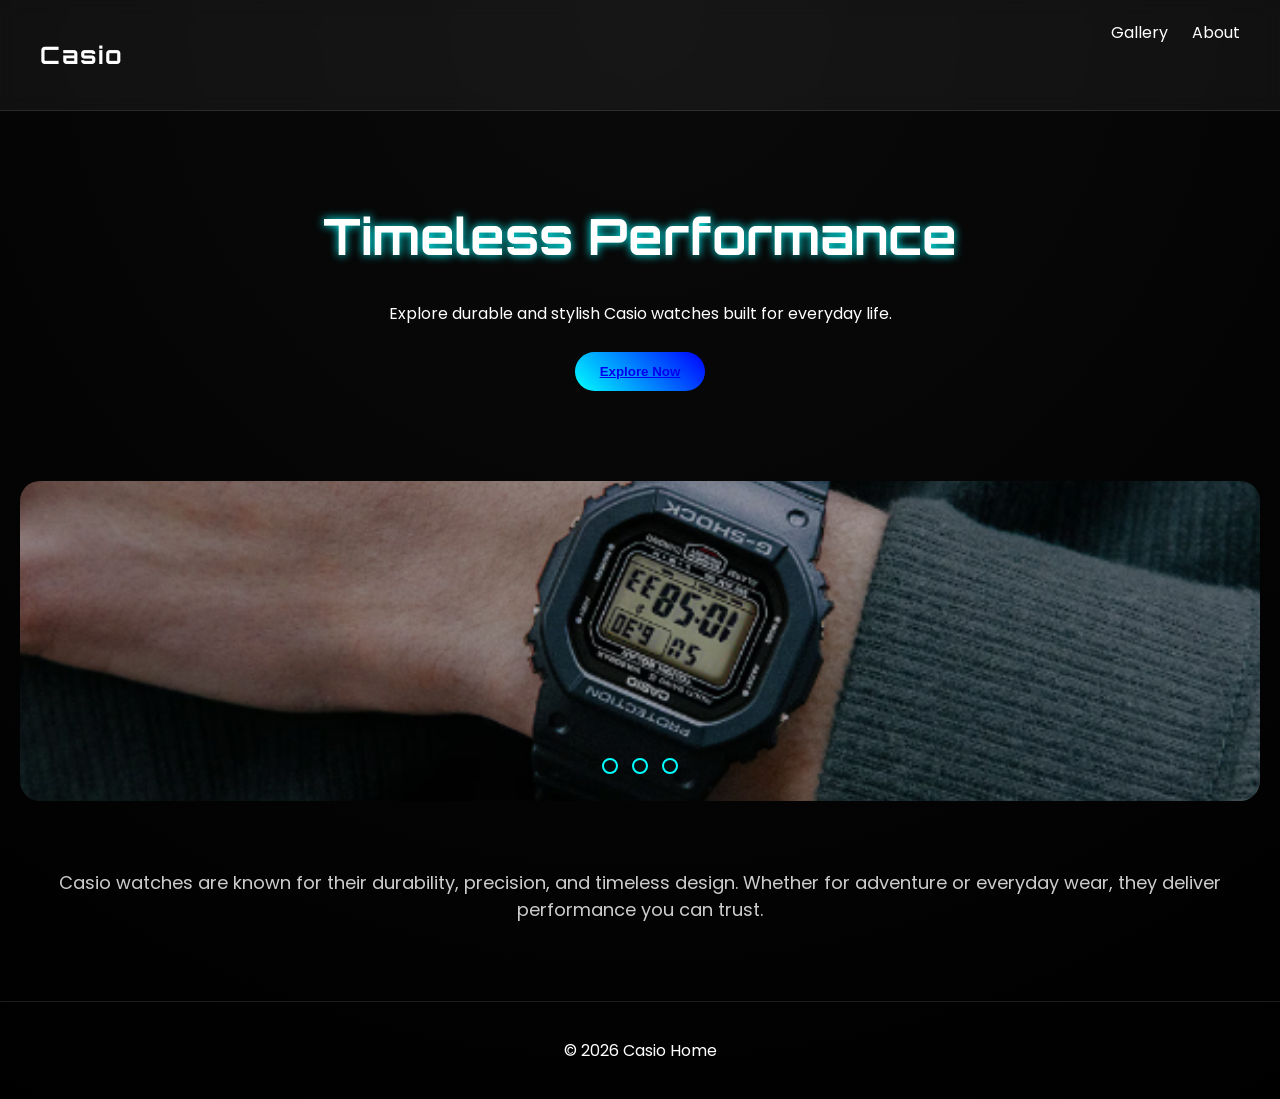
<file: index.html>
<!DOCTYPE html>
<html lang="en">
<head>
  <meta charset="UTF-8">
  <meta name="viewport" content="width=device-width, initial-scale=1.0">

  <link href="https://fonts.googleapis.com/css2?family=Poppins:wght@300;500;700&display=swap" rel="stylesheet">
<link href="https://fonts.googleapis.com/css2?family=Orbitron:wght@400;600&family=Poppins:wght@300;500&display=swap" rel="stylesheet">
<link rel="stylesheet" href="style.css">
  <title>Casio Watch Gallery</title>
  <link rel="icon" type="image/x-icon" href="img/Casio.PNG"> 
  <link rel="stylesheet" href="style.css">
</head>

<body>

<div class="navbar">
  <h2>Casio</h2>
  <div class="nav-links">
    
    <a href="gallery.html">Gallery</a>
    <a href="about.html">About</a>
  </div>
</div>


<div class="hero-text">
  <h1>Timeless Performance</h1>
  <p>Explore durable and stylish Casio watches built for everyday life.</p>
  <button class="main-btn"><a href="gallery.html">Explore Now</a></button>
</div>

<div class="banner">
  <input type="radio" name="slide" id="slide1" checked>
  <input type="radio" name="slide" id="slide2">
  <input type="radio" name="slide" id="slide3">

  <div class="slides">
    <img src="img/watch1.png">
    <img src="img/watch2.png">
    <img src="img/watch3.png">
  </div>

  <div class="dots">
    <label for="slide1"></label>
    <label for="slide2"></label>
    <label for="slide3"></label>
  </div>
</div>


<div class="intro">
  <p>
    Casio watches are known for their durability, precision, and timeless design.
    Whether for adventure or everyday wear, they deliver performance you can trust.
  </p>
</div>




<div class="footer">
  <p>© 2026 Casio Home</p>
</div>

</body>
</html>
</file>
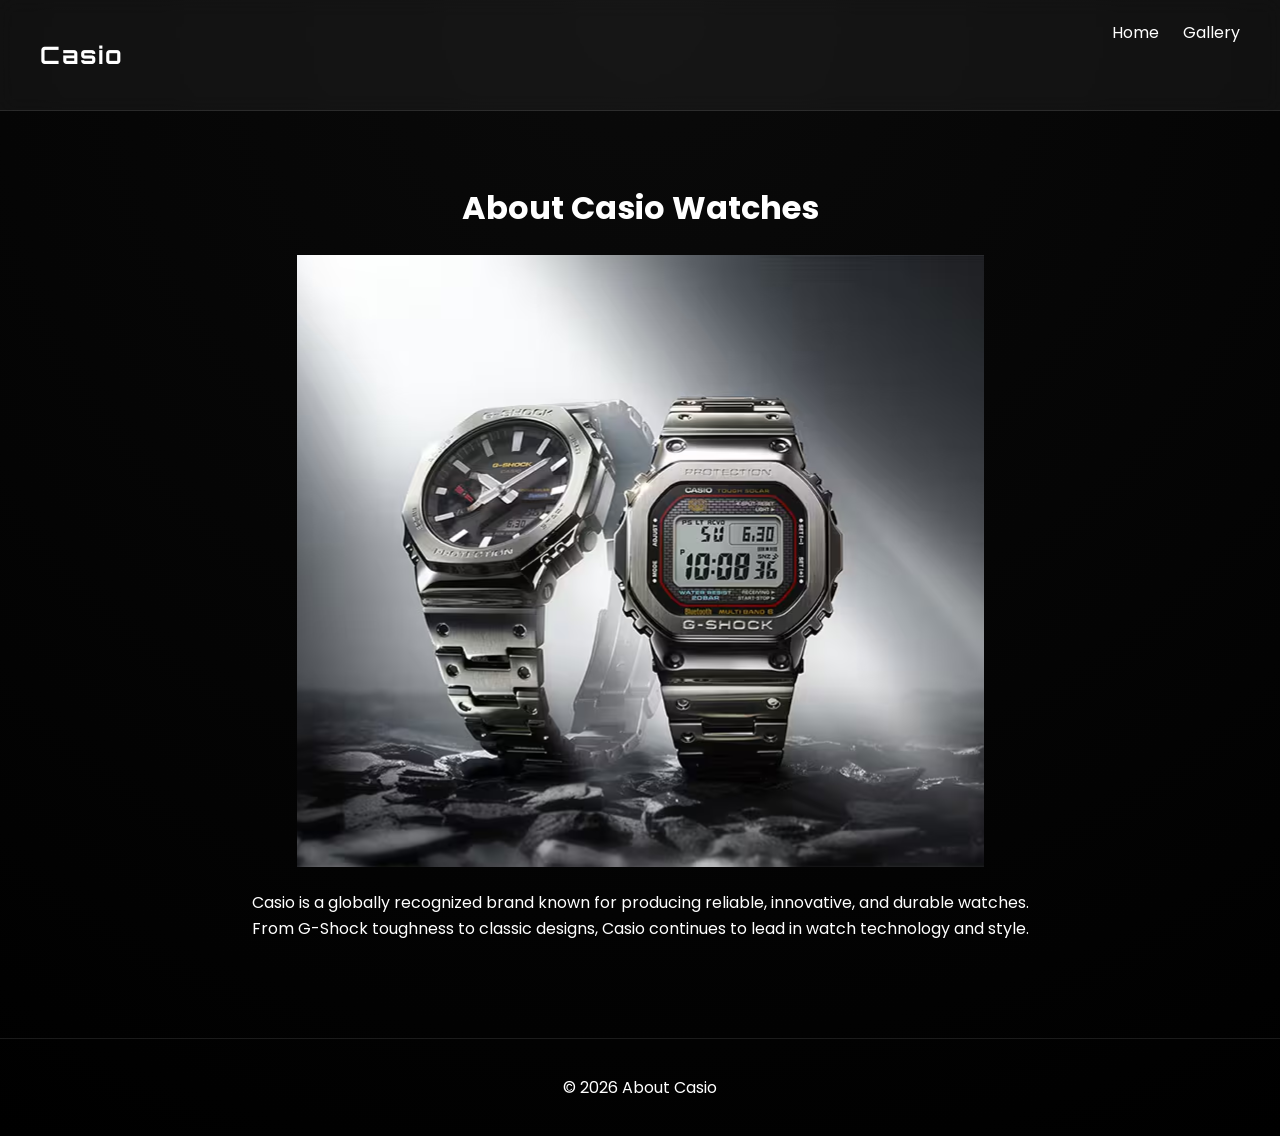
<file: about.html>
<!DOCTYPE html>
<html lang="en">
<head>
  <meta charset="UTF-8">
  <link href="https://fonts.googleapis.com/css2?family=Poppins:wght@300;500;700&display=swap" rel="stylesheet">
  <link href="https://fonts.googleapis.com/css2?family=Orbitron:wght@400;600&family=Poppins:wght@300;500&display=swap" rel="stylesheet">
<link rel="stylesheet" href="style.css">
  <link rel="stylesheet" href="style.css">
  <title>About</title>
  <link rel="icon" type="image/x-icon" href="img/Casio.png"> 
</head>

<body>

<div class="navbar">
  <h2>Casio</h2>
  <div class="nav-links">
    <a href="index.html">Home</a>
    <a href="gallery.html">Gallery</a>
    
  </div>
</div>

<div class="about">
  <h1>About Casio Watches</h1>
 
<img src="img/watchcopy.PNG" >
  <p>
    Casio is a globally recognized brand known for producing reliable, innovative, 
    and durable watches. From G-Shock toughness to classic designs, Casio continues 
    to lead in watch technology and style.
  </p>
</div>
<div class="footer">
  <p>© 2026 About Casio</p>
</div>
</body>
</html>
</file>
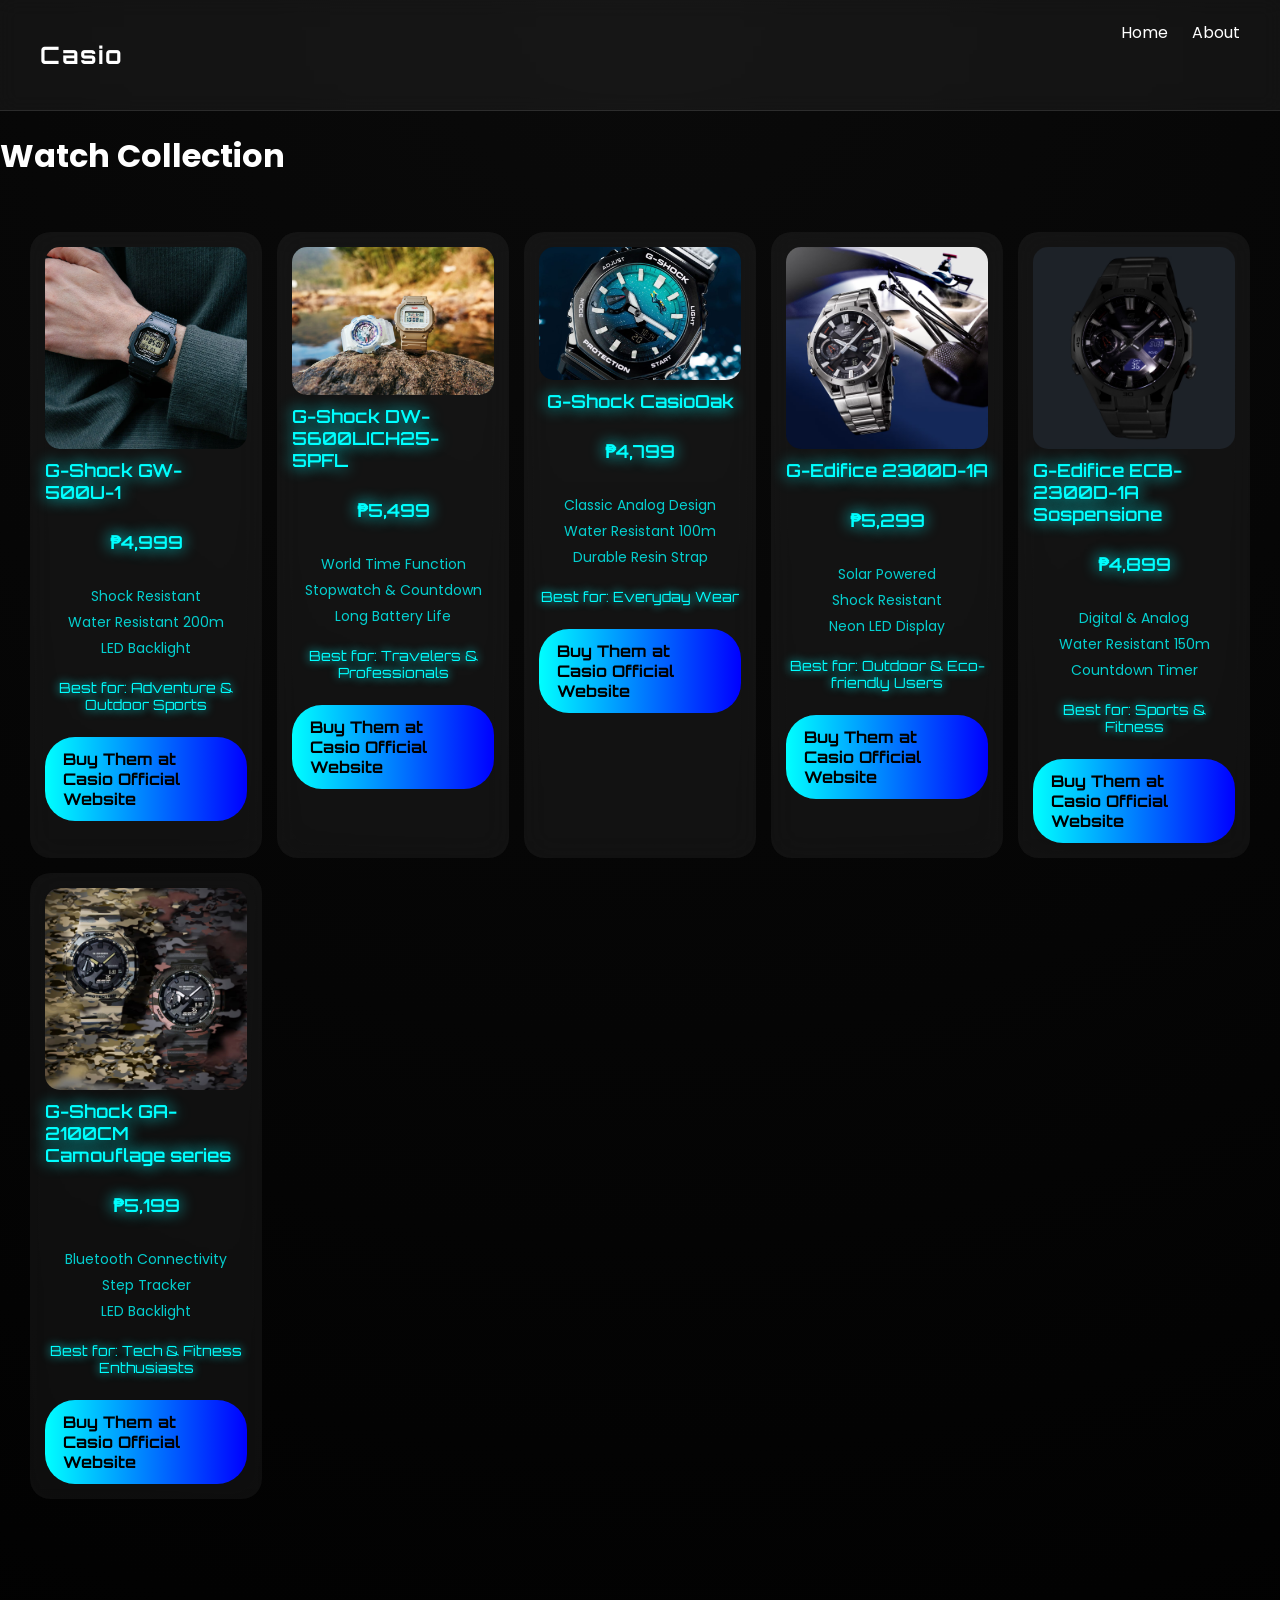
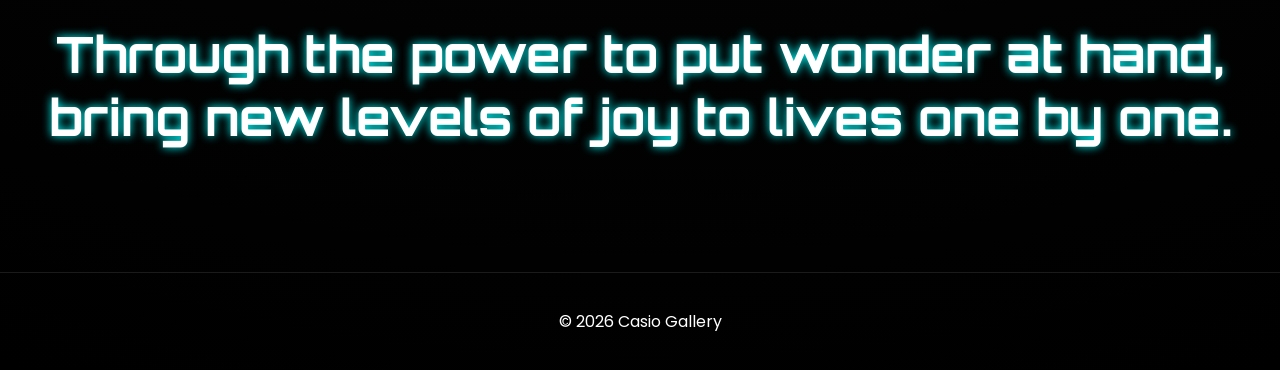
<file: gallery.html>
<!DOCTYPE html>
<html lang="en">
<head>
  <meta charset="UTF-8">
  <link href="https://fonts.googleapis.com/css2?family=Poppins:wght@300;500;700&display=swap" rel="stylesheet">
  <link rel="stylesheet" href="style.css">
  <title>Gallery</title>
  <link rel="icon" type="image/x-icon" href="img/Casio.png"> 
  <link href="https://fonts.googleapis.com/css2?family=Orbitron:wght@400;600&family=Poppins:wght@300;500&display=swap" rel="stylesheet">
<link rel="stylesheet" href="style.css">
</head>

<body>

<div class="navbar">
  <h2>Casio</h2>
  <div class="nav-links">
    <a href="index.html">Home</a>
    
    <a href="about.html">About</a>
  </div>
</div>

<h1 class="page-title">Watch Collection</h1>

<div class="gallery">

  <div class="product-card">
    <img src="img/watch1.png" alt="Casio Watch 1">
    <p class="price">G-Shock GW-500U-1</p>
	<p class="price">₱4,999</p>
    <ul class="features">
      <li>Shock Resistant</li>
      <li>Water Resistant 200m</li>
      <li>LED Backlight</li>
    </ul>
    <p class="best-for">Best for: Adventure & Outdoor Sports</p>
    <a href="https://www.casio.com/products/watches" target="_blank" class="buy-btn">
      Buy Them at Casio Official Website
    </a>
  </div>

  
  <div class="product-card">
    <img src="img/watch2.png" alt="Casio Watch 2">
	<p class="price">G-Shock DW-5600LICH25-5PFL</p>
    <p class="price">₱5,499</p>
    <ul class="features">
      <li>World Time Function</li>
      <li>Stopwatch & Countdown</li>
      <li>Long Battery Life</li>
    </ul>
    <p class="best-for">Best for: Travelers & Professionals</p>
    <a href="https://www.casio.com/products/watches" target="_blank" class="buy-btn">
      Buy Them at Casio Official Website
    </a>
  </div>

 
  <div class="product-card">
    <img src="img/watch3.png" alt="Casio Watch 3">
	<p class="price">G-Shock CasioOak</p>
    <p class="price">₱4,799</p>
    <ul class="features">
      <li>Classic Analog Design</li>
      <li>Water Resistant 100m</li>
      <li>Durable Resin Strap</li>
    </ul>
    <p class="best-for">Best for: Everyday Wear</p>
    <a href="https://www.casio.com/products/watches" target="_blank" class="buy-btn">
      Buy Them at Casio Official Website
    </a>
  </div>


  <div class="product-card">
    <img src="img/watch4.PNG" alt="Casio Watch 4">
	<p class="price">G-Edifice 2300D-1A</p>
    <p class="price">₱5,299</p>
    <ul class="features">
      <li>Solar Powered</li>
      <li>Shock Resistant</li>
      <li>Neon LED Display</li>
    </ul>
    <p class="best-for">Best for: Outdoor & Eco-friendly Users</p>
    <a href="https://www.casio.com/products/watches" target="_blank" class="buy-btn">
      Buy Them at Casio Official Website
    </a>
  </div>

  <div class="product-card">
    <img src="img/watch5.PNG" alt="Casio Watch 5">
	<p class="price">G-Edifice ECB-2300D-1A Sospensione</p>
    <p class="price">₱4,899</p>
    <ul class="features">
      <li>Digital & Analog</li>
      <li>Water Resistant 150m</li>
      <li>Countdown Timer</li>
    </ul>
    <p class="best-for">Best for: Sports & Fitness</p>
    <a href="https://www.casio.com/products/watches" target="_blank" class="buy-btn">
      Buy Them at Casio Official Website
    </a>
  </div>

  <div class="product-card">
    <img src="img/watch6.PNG" alt="Casio Watch 6">
	<p class="price">G-Shock GA-2100CM Camouflage series</p>
    <p class="price">₱5,199</p>
    <ul class="features">
      <li>Bluetooth Connectivity</li>
      <li>Step Tracker</li>
      <li>LED Backlight</li>
    </ul>
    <p class="best-for">Best for: Tech & Fitness Enthusiasts</p>
    <a href="https://www.casio.com/products/watches" target="_blank" class="buy-btn">
      Buy Them at Casio Official Website
    </a>
  </div>

</div>
  
</div>
<div class="hero-text">
<h1>Through the power to put wonder at hand, bring new levels of joy to lives one by one.</h1></div>

<div class="footer">
  <p>© 2026 Casio Gallery</p>
</div>
</body>
</html>
</file>
<file: style.css>
/* GLOBAL */
body {
  margin: 0;
  font-family: 'Poppins', sans-serif;
  background: radial-gradient(circle at top, #0a0a0a, #000000);
  color: white;
  overflow-x: hidden;
}

/* NAVBAR */
.navbar {
  display: flex;
  justify-content: space-between;
  padding: 20px 40px;
  background: rgba(255,255,255,0.05);
  backdrop-filter: blur(10px);
  border-bottom: 1px solid rgba(255,255,255,0.1);
}

.navbar h2 {
  font-family: 'Orbitron', sans-serif;
  letter-spacing: 2px;
}

.nav-links a {
  color: white;
  margin-left: 20px;
  text-decoration: none;
  position: relative;
}

.nav-links a::after {
  content: "";
  width: 0%;
  height: 2px;
  background: cyan;
  position: absolute;
  left: 0;
  bottom: -5px;
  transition: 0.3s;
}

.nav-links a:hover::after {
  width: 100%;
}

/* HERO */
.hero-text {
  text-align: center;
  padding: 60px 20px;
}

.hero-text h1 {
  font-size: 50px;
  font-family: 'Orbitron', sans-serif;
  text-shadow: 0 0 10px cyan;
}

/* BUTTONS */
.main-btn, .secondary-btn {
  padding: 12px 25px;
  border: none;
  cursor: pointer;
  border-radius: 30px;
  margin: 10px;
  font-weight: bold;
  transition: 0.3s;
}

.main-btn {
  background: linear-gradient(45deg, cyan, blue);
  color: black;
}

.main-btn:hover {
  box-shadow: 0 0 20px cyan;
  transform: scale(1.05);
}

.secondary-btn {
  background: transparent;
  border: 1px solid cyan;
  color: cyan;
}

.secondary-btn:hover {
  background: cyan;
  color: black;
  box-shadow: 0 0 15px cyan;
}

/* BANNER */
.banner {
  height: 320px;
  overflow: hidden;
  position: relative;
  border-radius: 20px;
  margin: 20px;
}

.banner input { display: none; }

.slides {
  display: flex;
  width: 300%;
  height: 100%;
  transition: 0.6s ease;
}

.slides img {
  width: 100%;
  object-fit: cover;
  filter: brightness(0.7);
}

/* DOTS */
.dots {
  position: absolute;
  bottom: 15px;
  width: 100%;
  text-align: center;
}

.dots label {
  width: 12px;
  height: 12px;
  border: 2px solid cyan;
  display: inline-block;
  border-radius: 50%;
  margin: 5px;
  cursor: pointer;
}

/* SLIDES */
#slide1:checked ~ .slides { margin-left: 0; }
#slide2:checked ~ .slides { margin-left: -100%; }
#slide3:checked ~ .slides { margin-left: -200%; }

/* INTRO */
.intro {
  text-align: center;
  padding: 30px;
  font-size: 18px;
  opacity: 0.8;
}

/* 3D GALLERY */
.wrapper {
  height: 450px;
  display: flex;
  justify-content: center;
  align-items: center;
}

.inner {
  --w: 140px;
  --h: 180px;
  --translateZ: 300px;
  --rotateX: -10deg;
  --perspective: 1200px;

  position: relative;
  width: var(--w);
  height: var(--h);
  transform-style: preserve-3d;
  animation: rotate 25s linear infinite;
}

@keyframes rotate {
  from {
    transform: perspective(var(--perspective)) rotateX(var(--rotateX)) rotateY(0);
  }
  to {
    transform: perspective(var(--perspective)) rotateX(var(--rotateX)) rotateY(360deg);
  }
}

.card {
  position: absolute;
  width: 100%;
  height: 100%;
  border-radius: 12px;
  overflow: hidden;
  transform: rotateY(calc((360deg / var(--quantity)) * var(--index)))
    translateZ(var(--translateZ));
}

.card img {
  width: 100%;
  height: 100%;
  object-fit: cover;
  transition: 0.3s;
}

.card img:hover {
  transform: scale(1.1);
  box-shadow: 0 0 20px cyan;
}

/* GALLERY GRID */
.gallery {
  display: grid;
  grid-template-columns: repeat(auto-fit, minmax(220px, 1fr));
  gap: 15px;
  padding: 30px;
}

.gallery img {
  width: 100%;
  border-radius: 15px;
  transition: 0.3s;
}

.gallery img:hover {
  transform: scale(1.05);
  box-shadow: 0 0 20px cyan;
}

/* VIDEO */
.video-section {
  text-align: center;
  padding: 40px;
}

.video-section video {
  width: 80%;
  max-width: 650px;
  border-radius: 15px;
  box-shadow: 0 0 20px cyan;
}

/* ABOUT */
.about {
  padding: 50px;
  text-align: center;
  max-width: 800px;
  margin: auto;
  line-height: 1.6;
}

/* FOOTER */
.footer {
  text-align: center;
  padding: 20px;
  border-top: 1px solid rgba(255,255,255,0.1);
  margin-top: 30px;
}.product-card {
  display: flex;
  flex-direction: column;
  align-items: center;
  background: rgba(255, 255, 255, 0.05);
  padding: 15px;
  border-radius: 20px;
  transition: 0.3s;
  backdrop-filter: blur(15px);
}

.product-card:hover {
  transform: scale(1.05);
  box-shadow: 0 0 25px cyan;
}

.product-card img {
  width: 100%;
  border-radius: 15px;
}

.product-card .price {
  margin-top: 10px;
  font-family: 'Orbitron', sans-serif;
  font-weight: 600;
  color: cyan;
  text-shadow: 0 0 15px cyan;
  font-size: 18px;
}

.product-card .features {
  list-style: none;
  padding: 0;
  margin: 10px 0;
  text-align: center;
  font-size: 14px;
  color: #00ffffcc;
}

.product-card .features li {
  margin: 5px 0;
}

.product-card .best-for {
  font-family: 'Orbitron', sans-serif;
  color: #00ffff;
  font-size: 14px;
  text-align: center;
  margin-top: 5px;
  text-shadow: 0 0 10px cyan;
}

.buy-btn {
  display: inline-block;
  margin-top: 10px;
  padding: 12px 18px;
  background: linear-gradient(90deg, cyan, blue);
  color: black;
  font-weight: bold;
  border-radius: 30px;
  text-decoration: none;
  font-family: 'Orbitron', sans-serif;
  transition: 0.3s;
}

.buy-btn:hover {
  box-shadow: 0 0 25px cyan;
  transform: scale(1.05);
  background: linear-gradient(90deg, #00ffff, #0099ff);
}
</file>
